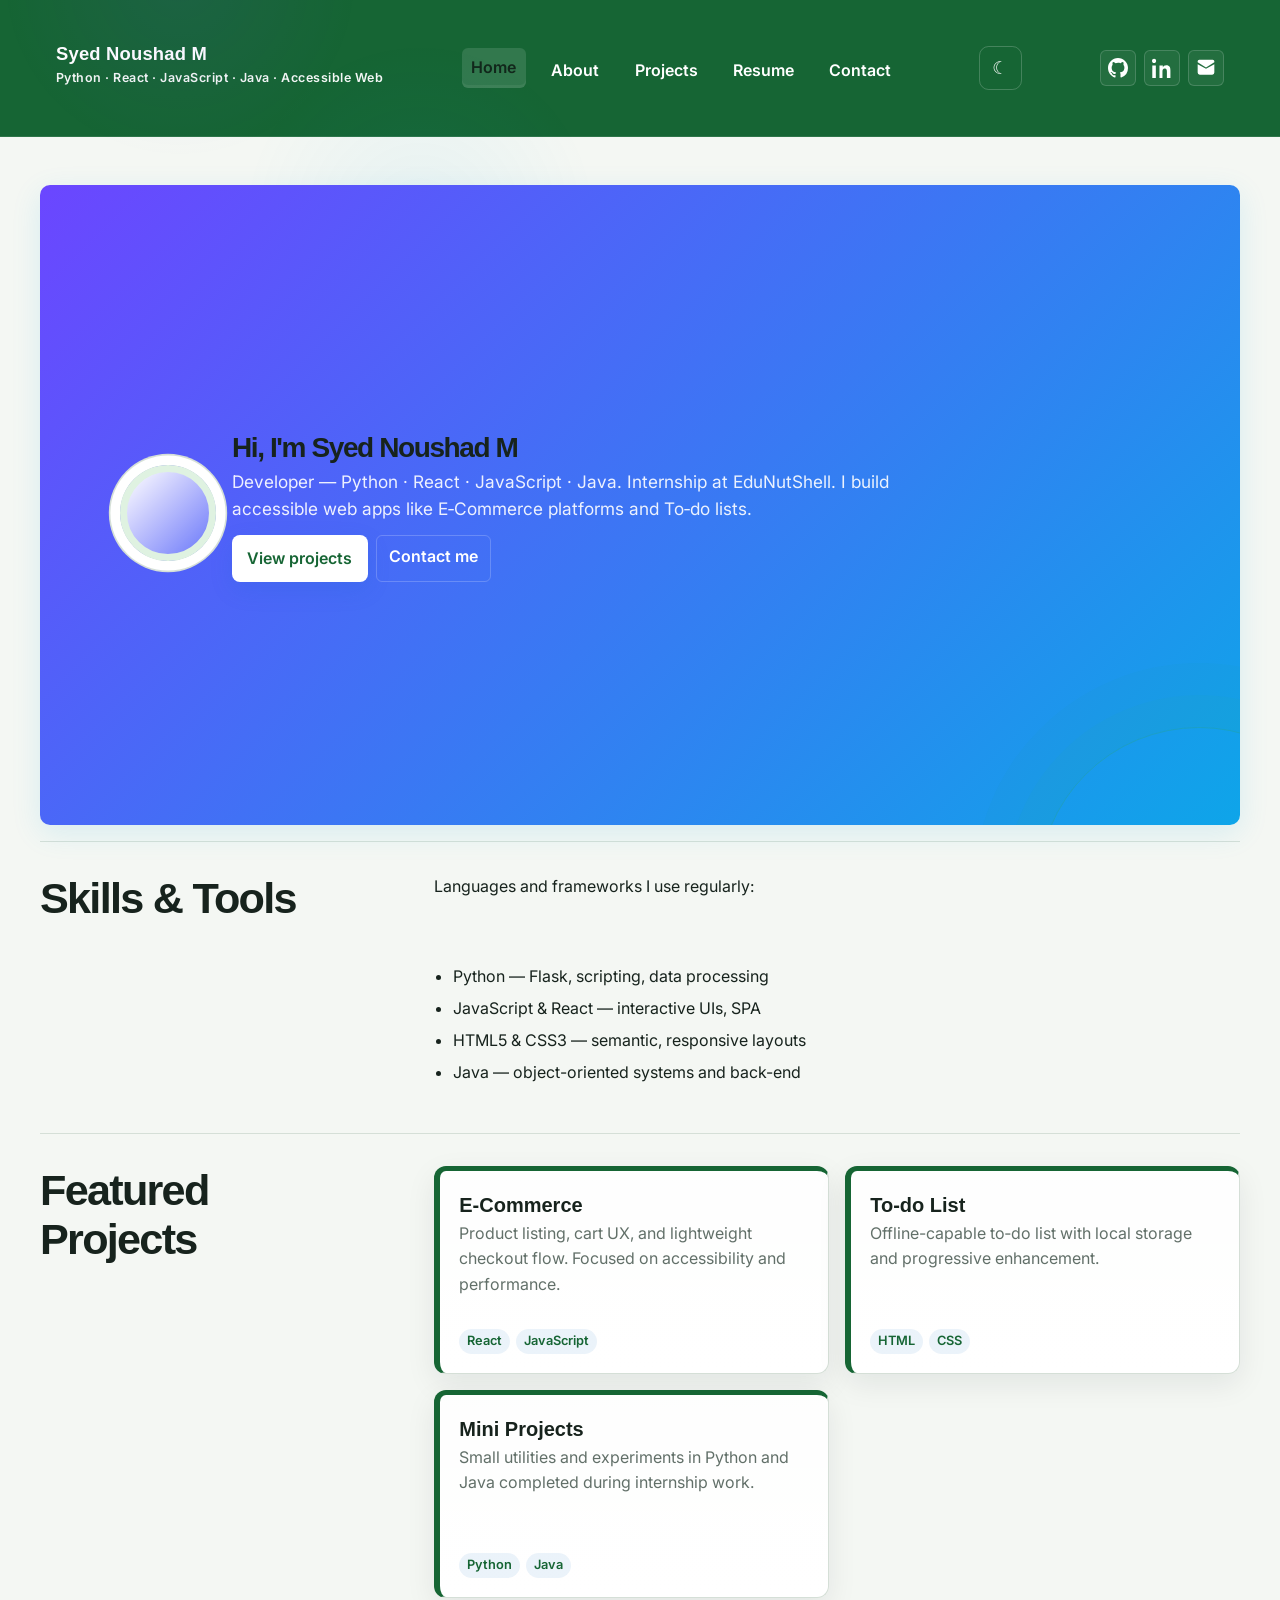
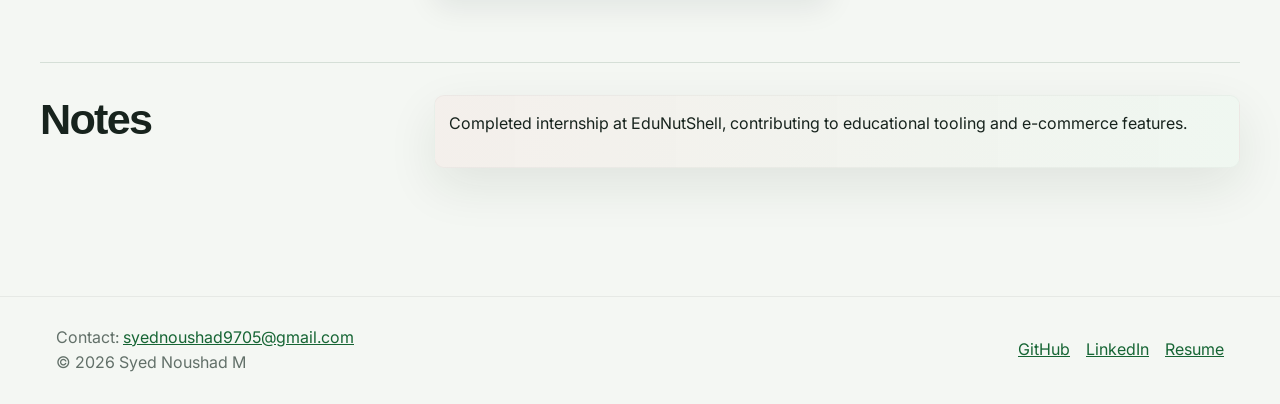
<file: index.html>
<!doctype html>
<html lang="en">
<head>
  <meta charset="utf-8">
  <meta name="viewport" content="width=device-width,initial-scale=1">
  <meta name="description" content="Syed Noushad M — Personal portfolio showcasing projects in Python, React, JavaScript, and Java. Internship at EduNutShell.">
  <meta name="keywords" content="Syed Noushad, portfolio, Python, React, JavaScript, Java, projects, internship">
  <link rel="canonical" href="index.html">
  <meta property="og:title" content="Syed Noushad — Portfolio">
  <meta property="og:description" content="Portfolio of Syed Noushad — E-Commerce and To-do List projects, Internship at EduNutShell.">
  <meta property="og:type" content="website">
  <title>Syed Noushad — Portfolio</title>
  <link rel="preconnect" href="https://fonts.gstatic.com" crossorigin>
  <link href="https://fonts.googleapis.com/css2?family=Inter:wght@300;400;600;700&display=swap" rel="stylesheet">
  <link rel="stylesheet" href="./styles.css">
  <script type="application/ld+json">
  {
    "@context": "https://schema.org",
    "@type": "Person",
    "name": "Syed Noushad M",
    "email": "syednoushad9705@gmail.com",
    "jobTitle": "Software Developer",
    "worksFor": "EduNutShell",
    "sameAs": []
  }
  </script>
</head>
  <body>
  <a class="skip-link" href="#main">Skip to main content</a>
  <header class="site-header" role="banner">
    <div class="container header-row">
      <div class="site-brand">
        <h1>Syed Noushad M</h1>
        <p class="lead">Python · React · JavaScript · Java · Accessible Web</p>
      </div>
      <nav role="navigation" aria-label="Primary" class="primary-nav site-nav">
        <button class="nav-toggle" id="navToggle" aria-expanded="false" aria-controls="primaryMenu">Menu</button>
        <ul id="primaryMenu" class="menu">
          <li><a href="index.html" aria-current="page">Home</a></li>
          <li><a href="about.html">About</a></li>
          <li><a href="projects.html">Projects</a></li>
          <li><a href="resume.html">Resume</a></li>
          <li><a href="contact.html">Contact</a></li>
        </ul>
      </nav>
      <button class="theme-toggle" type="button" aria-label="Switch to dark theme" title="Switch theme">☾</button>
      <div class="social" aria-hidden="false">
        <a class="social-link" href="https://github.com/yourusername" target="_blank" rel="noopener noreferrer" aria-label="GitHub profile">
          <!-- GitHub SVG -->
          <svg width="20" height="20" viewBox="0 0 16 16" fill="none" xmlns="http://www.w3.org/2000/svg" aria-hidden="true"><path fill="#fff" d="M8 0C3.58 0 0 3.58 0 8c0 3.54 2.29 6.53 5.47 7.59.4.07.55-.17.55-.38 0-.19-.01-.82-.01-1.49-2.01.37-2.53-.49-2.69-.94-.09-.23-.48-.94-.82-1.13-.28-.15-.68-.52-.01-.53.63-.01 1.08.58 1.23.82.72 1.21 1.87.87 2.33.66.07-.52.28-.87.51-1.07-1.78-.2-3.64-.89-3.64-3.95 0-.87.31-1.59.82-2.15-.08-.2-.36-1.02.08-2.12 0 0 .67-.21 2.2.82a7.57 7.57 0 0 1 2-.27c.68 0 1.36.09 2 .27 1.53-1.04 2.2-.82 2.2-.82.44 1.1.16 1.92.08 2.12.51.56.82 1.28.82 2.15 0 3.07-1.87 3.75-3.65 3.95.29.25.54.73.54 1.48 0 1.07-.01 1.93-.01 2.19 0 .21.15.46.55.38A8.001 8.001 0 0 0 16 8c0-4.42-3.58-8-8-8z"/></svg>
        </a>
        <a class="social-link" href="https://linkedin.com/in/yourprofile" target="_blank" rel="noopener noreferrer" aria-label="LinkedIn profile">
          <!-- LinkedIn SVG -->
          <svg width="20" height="20" viewBox="0 0 24 24" fill="none" xmlns="http://www.w3.org/2000/svg" aria-hidden="true"><path fill="#fff" d="M4.98 3.5C4.98 4.88 3.87 6 2.5 6S0 4.88 0 3.5 1.12 1 2.5 1 4.98 2.12 4.98 3.5zM.35 8.98H4.6V24H.35V8.98zM8.98 8.98h4.05v2.03h.06c.56-1.06 1.93-2.18 3.97-2.18 4.25 0 5.04 2.8 5.04 6.44V24h-4.22v-7.44c0-1.78-.03-4.06-2.47-4.06-2.48 0-2.86 1.94-2.86 3.95V24H8.98V8.98z"/></svg>
        </a>
        <a class="social-link" href="mailto:syednoushad9705@gmail.com" aria-label="Send email"> 
          <!-- Mail SVG -->
          <svg width="20" height="20" viewBox="0 0 24 24" fill="none" xmlns="http://www.w3.org/2000/svg" aria-hidden="true"><path fill="#fff" d="M2 4a2 2 0 0 1 2-2h16a2 2 0 0 1 2 2v1.2l-10 6.25L2 5.2V4zm0 3.5v10A2.5 2.5 0 0 0 4.5 20h15A2.5 2.5 0 0 0 22 17.5v-10L12 13 2 7.5z"/></svg>
        </a>
      </div>
    </div>
  </header>

  <main id="main" role="main">
    <section class="hero" aria-labelledby="intro">
      <div class="container">
        <div class="profile">
          <div class="avatar" role="img" aria-label="Profile photo placeholder"></div>
          <div>
            <h1 id="intro">Hi, I'm Syed Noushad M</h1>
            <p>Developer — Python · React · JavaScript · Java. Internship at EduNutShell. I build accessible web apps like E‑Commerce platforms and To‑do lists.</p>
            <div class="ctas">
              <a class="btn btn-primary" href="projects.html">View projects</a>
              <a class="btn btn-outline" href="contact.html">Contact me</a>
            </div>
          </div>
        </div>
      </div>
    </section>

    <section aria-labelledby="skills">
      <h2 id="skills">Skills & Tools</h2>
      <p>Languages and frameworks I use regularly:</p>
      <ul>
        <li>Python — Flask, scripting, data processing</li>
        <li>JavaScript &amp; React — interactive UIs, SPA</li>
        <li>HTML5 &amp; CSS3 — semantic, responsive layouts</li>
        <li>Java — object-oriented systems and back-end</li>
      </ul>
    </section>

    <section aria-labelledby="featured">
      <h2 id="featured">Featured Projects</h2>
      <div class="projects">
        <article class="card" aria-labelledby="p1">
          <h3 id="p1">E‑Commerce</h3>
          <p>Product listing, cart UX, and lightweight checkout flow. Focused on accessibility and performance.</p>
          <div><span class="tag">React</span><span class="tag">JavaScript</span></div>
        </article>

        <article class="card" aria-labelledby="p2">
          <h3 id="p2">To‑do List</h3>
          <p>Offline-capable to‑do list with local storage and progressive enhancement.</p>
          <div><span class="tag">HTML</span><span class="tag">CSS</span></div>
        </article>

        <article class="card" aria-labelledby="p3">
          <h3 id="p3">Mini Projects</h3>
          <p>Small utilities and experiments in Python and Java completed during internship work.</p>
          <div><span class="tag">Python</span><span class="tag">Java</span></div>
        </article>
      </div>
    </section>

    <section aria-labelledby="testimonials">
      <h2 id="testimonials">Notes</h2>
      <div class="testimonials">
        <div class="testimonial">
          <p>Completed internship at EduNutShell, contributing to educational tooling and e-commerce features.</p>
        </div>
      </div>
    </section>
  </main>

  <footer role="contentinfo">
    <div class="container">
      <div>
        <p>Contact: <a href="mailto:syednoushad9705@gmail.com">syednoushad9705@gmail.com</a></p>
        <p>&copy; <span id="year"></span> Syed Noushad M</p>
      </div>
      <div class="social-footer">
        <a href="https://github.com/yourusername" target="_blank" rel="noopener noreferrer">GitHub</a>
        <a href="https://linkedin.com/in/yourprofile" target="_blank" rel="noopener noreferrer">LinkedIn</a>
        <a href="resume.html" rel="noopener">Resume</a>
      </div>
    </div>
  </footer>

  <script src="./script.js" defer></script>
</body>
</html>
</file>
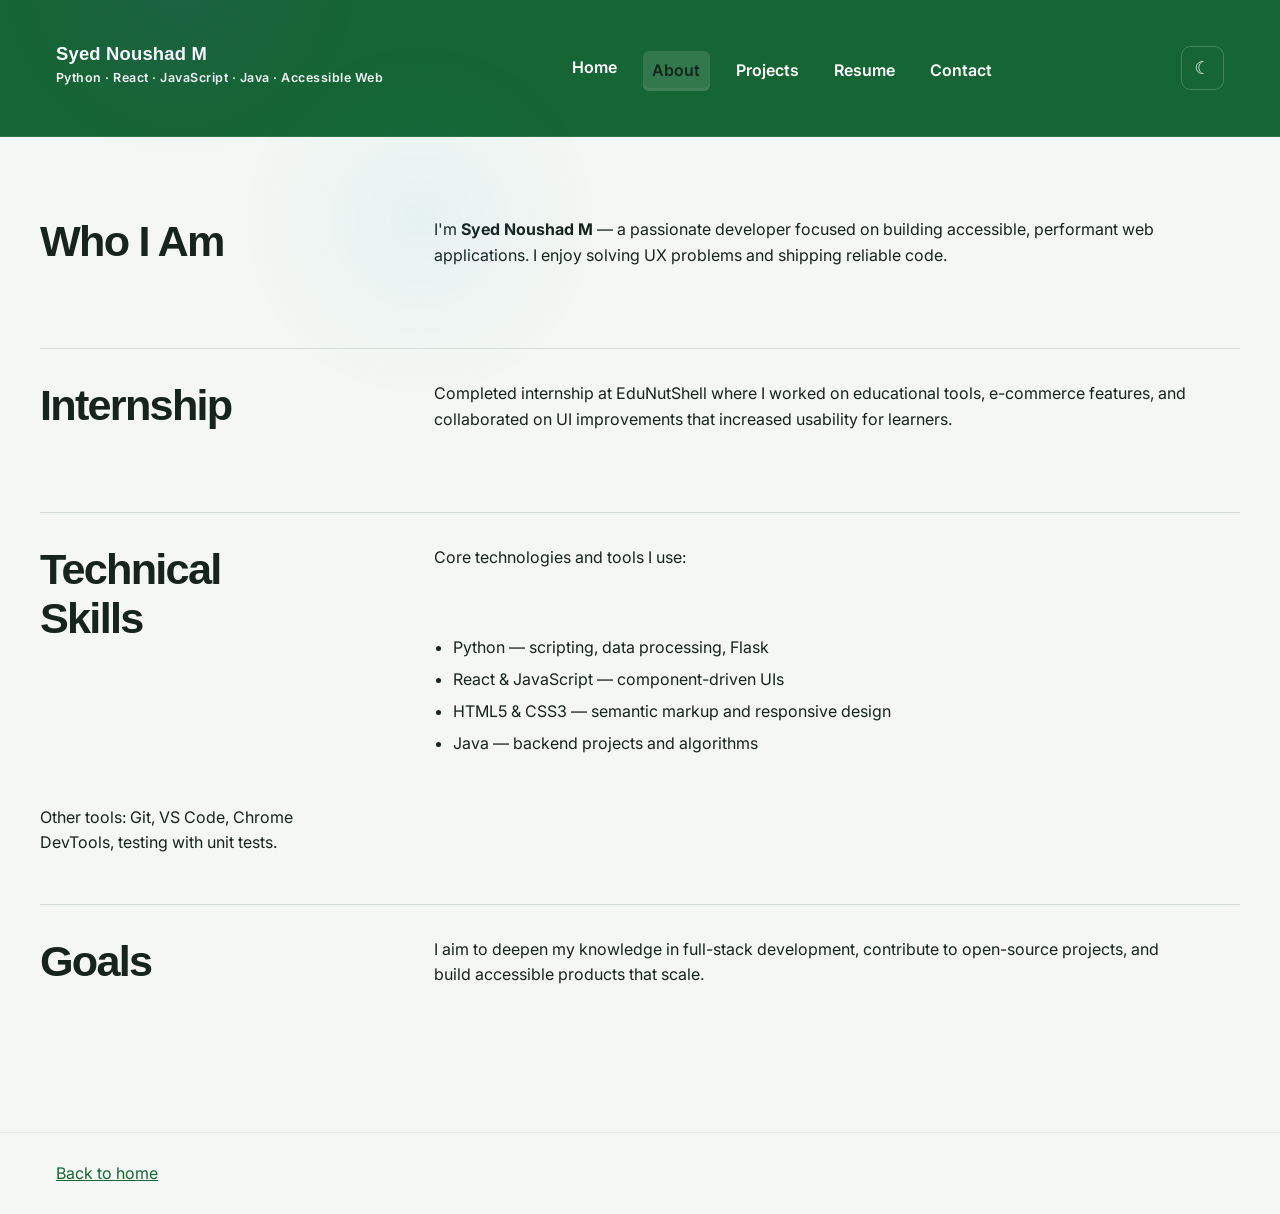
<file: about.html>
<!doctype html>
<html lang="en">
<head>
  <meta charset="utf-8">
  <meta name="viewport" content="width=device-width,initial-scale=1">
  <meta name="description" content="About Syed Noushad M — skills, internship, and background.">
  <title>About — Syed Noushad</title>
  <link rel="preconnect" href="https://fonts.gstatic.com" crossorigin>
  <link href="https://fonts.googleapis.com/css2?family=Inter:wght@300;400;600;700&display=swap" rel="stylesheet">
  <link rel="stylesheet" href="./styles.css">
</head>
  <body>
  <a class="skip-link" href="#main">Skip to main content</a>
  <header class="site-header" role="banner">
    <div class="container header-row">
      <div class="site-brand">
        <h1>Syed Noushad M</h1>
        <p class="lead">Python · React · JavaScript · Java · Accessible Web</p>
      </div>
      <nav role="navigation" aria-label="Primary" class="primary-nav site-nav">
        <button class="nav-toggle" id="navToggle" aria-expanded="false" aria-controls="primaryMenu">Menu</button>
        <ul id="primaryMenu" class="menu">
          <li><a href="index.html">Home</a></li>
          <li><a href="about.html" aria-current="page">About</a></li>
          <li><a href="projects.html">Projects</a></li>
          <li><a href="resume.html">Resume</a></li>
          <li><a href="contact.html">Contact</a></li>
        </ul>
      </nav>
      <button class="theme-toggle" type="button" aria-label="Switch to dark theme" title="Switch theme">☾</button>
    </div>
  </header>

  <main id="main" role="main">
    <section aria-labelledby="who">
      <h2 id="who">Who I Am</h2>
      <p>I'm <strong>Syed Noushad M</strong> — a passionate developer focused on building accessible, performant web applications. I enjoy solving UX problems and shipping reliable code.</p>
    </section>

    <section aria-labelledby="internship">
      <h2 id="internship">Internship</h2>
      <p>Completed internship at EduNutShell where I worked on educational tools, e-commerce features, and collaborated on UI improvements that increased usability for learners.</p>
    </section>

    <section aria-labelledby="skills">
      <h2 id="skills">Technical Skills</h2>
      <p>Core technologies and tools I use:</p>
      <ul>
        <li>Python — scripting, data processing, Flask</li>
        <li>React &amp; JavaScript — component-driven UIs</li>
        <li>HTML5 &amp; CSS3 — semantic markup and responsive design</li>
        <li>Java — backend projects and algorithms</li>
      </ul>
      <p>Other tools: Git, VS Code, Chrome DevTools, testing with unit tests.</p>
    </section>

    <section aria-labelledby="goals">
      <h2 id="goals">Goals</h2>
      <p>I aim to deepen my knowledge in full-stack development, contribute to open-source projects, and build accessible products that scale.</p>
    </section>
  </main>

  <footer role="contentinfo">
    <div class="container">
      <p><a href="index.html">Back to home</a></p>
    </div>
  </footer>
  <script src="./script.js" defer></script>
</body>
</html>
</file>
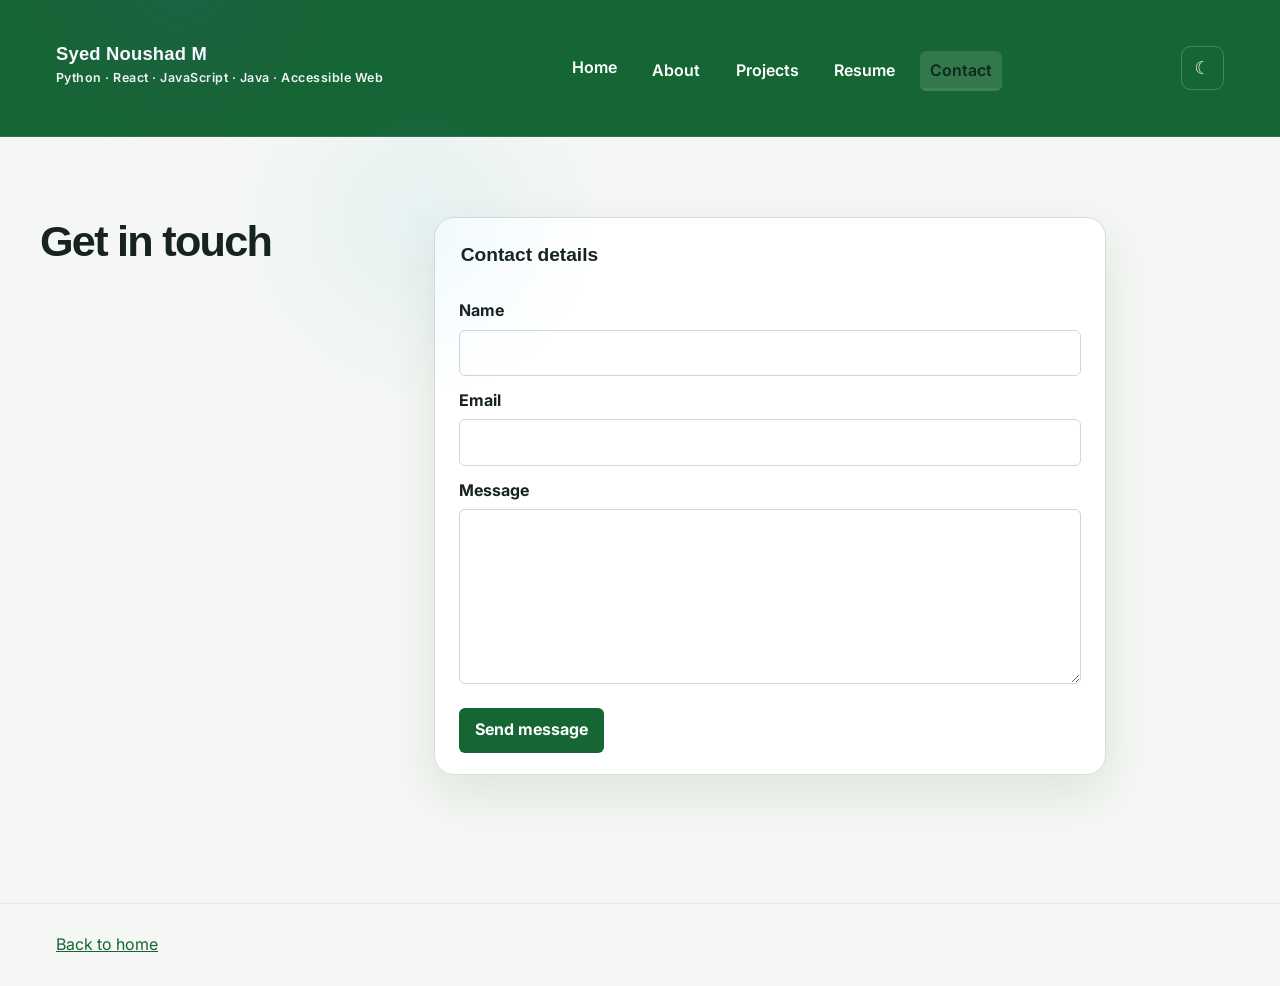
<file: contact.html>
<!doctype html>
<html lang="en">
<head>
  <meta charset="utf-8">
  <meta name="viewport" content="width=device-width,initial-scale=1">
  <meta name="description" content="Contact Syed Noushad — accessible contact form.">
  <title>Contact — Syed Noushad</title>
  <link rel="preconnect" href="https://fonts.gstatic.com" crossorigin>
  <link href="https://fonts.googleapis.com/css2?family=Inter:wght@300;400;600;700&display=swap" rel="stylesheet">
  <link rel="stylesheet" href="./styles.css">
</head>
  <body>
  <a class="skip-link" href="#main">Skip to main content</a>
  <header class="site-header" role="banner">
    <div class="container header-row">
      <div class="site-brand">
        <h1>Syed Noushad M</h1>
        <p class="lead">Python · React · JavaScript · Java · Accessible Web</p>
      </div>
      <nav role="navigation" aria-label="Primary" class="primary-nav site-nav">
        <button class="nav-toggle" id="navToggle" aria-expanded="false" aria-controls="primaryMenu">Menu</button>
        <ul id="primaryMenu" class="menu">
          <li><a href="index.html">Home</a></li>
          <li><a href="about.html">About</a></li>
          <li><a href="projects.html">Projects</a></li>
          <li><a href="resume.html">Resume</a></li>
          <li><a href="contact.html" aria-current="page">Contact</a></li>
        </ul>
      </nav>
      <button class="theme-toggle" type="button" aria-label="Switch to dark theme" title="Switch theme">☾</button>
    </div>
  </header>

  <main id="main" role="main">
    <section aria-labelledby="contactform">
      <h2 id="contactform">Get in touch</h2>
      <form id="contactForm" action="#" method="post" novalidate aria-labelledby="contactform" role="form">
        <fieldset>
          <legend>Contact details</legend>

          <label for="name">Name</label>
          <input id="name" name="name" type="text" required aria-required="true" autocomplete="name">

          <label for="email">Email</label>
          <input id="email" name="email" type="email" required aria-required="true" autocomplete="email">

          <label for="message">Message</label>
          <textarea id="message" name="message" rows="6" required aria-required="true"></textarea>

          <div id="formErrors" aria-live="polite" class="visually-hidden"></div>

          <button type="submit">Send message</button>
        </fieldset>
      </form>
    </section>
  </main>

  <footer role="contentinfo">
    <div class="container">
      <p><a href="index.html">Back to home</a></p>
    </div>
  </footer>
  <script src="./script.js" defer></script>
</body>
</html>
</file>
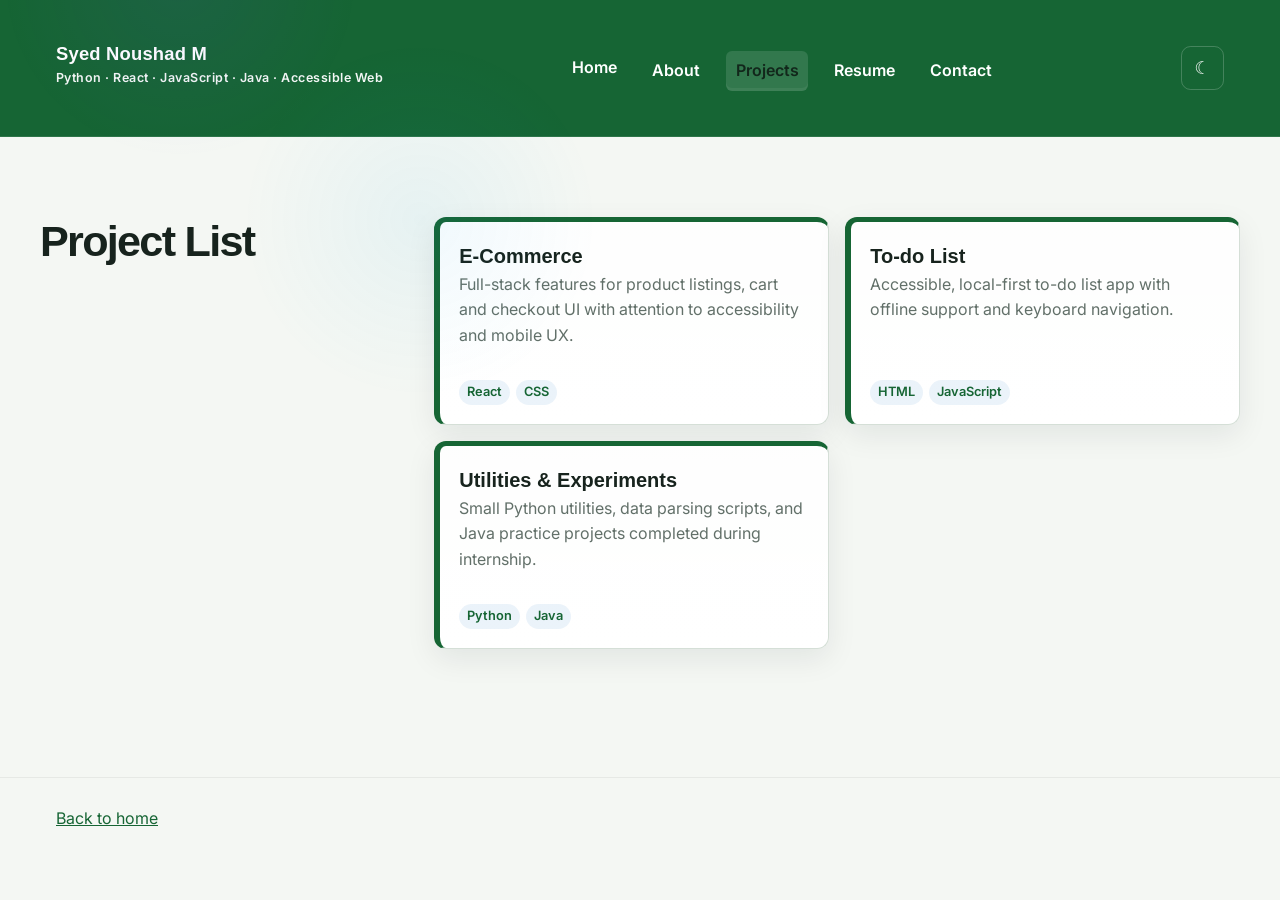
<file: projects.html>
<!doctype html>
<html lang="en">
<head>
  <meta charset="utf-8">
  <meta name="viewport" content="width=device-width,initial-scale=1">
  <meta name="description" content="Projects by Syed Noushad — E-Commerce and To-do List examples.">
  <title>Projects — Syed Noushad</title>
  <link rel="preconnect" href="https://fonts.gstatic.com" crossorigin>
  <link href="https://fonts.googleapis.com/css2?family=Inter:wght@300;400;600;700&display=swap" rel="stylesheet">
  <link rel="stylesheet" href="./styles.css">
</head>
  <body>
  <a class="skip-link" href="#main">Skip to main content</a>
  <header class="site-header" role="banner">
    <div class="container header-row">
      <div class="site-brand">
        <h1>Syed Noushad M</h1>
        <p class="lead">Python · React · JavaScript · Java · Accessible Web</p>
      </div>
      <nav role="navigation" aria-label="Primary" class="primary-nav site-nav">
        <button class="nav-toggle" id="navToggle" aria-expanded="false" aria-controls="primaryMenu">Menu</button>
        <ul id="primaryMenu" class="menu">
          <li><a href="index.html">Home</a></li>
          <li><a href="about.html">About</a></li>
          <li><a href="projects.html" aria-current="page">Projects</a></li>
          <li><a href="resume.html">Resume</a></li>
          <li><a href="contact.html">Contact</a></li>
        </ul>
      </nav>
      <button class="theme-toggle" type="button" aria-label="Switch to dark theme" title="Switch theme">☾</button>
    </div>
  </header>

  <main id="main" role="main">
    <section aria-labelledby="proj-list">
      <h2 id="proj-list">Project List</h2>
      <div class="projects">
        <article class="card" aria-labelledby="p1">
          <h3 id="p1">E‑Commerce</h3>
          <p>Full-stack features for product listings, cart and checkout UI with attention to accessibility and mobile UX.</p>
          <div><span class="tag">React</span><span class="tag">CSS</span></div>
        </article>

        <article class="card" aria-labelledby="p2">
          <h3 id="p2">To‑do List</h3>
          <p>Accessible, local-first to-do list app with offline support and keyboard navigation.</p>
          <div><span class="tag">HTML</span><span class="tag">JavaScript</span></div>
        </article>

        <article class="card" aria-labelledby="p3">
          <h3 id="p3">Utilities & Experiments</h3>
          <p>Small Python utilities, data parsing scripts, and Java practice projects completed during internship.</p>
          <div><span class="tag">Python</span><span class="tag">Java</span></div>
        </article>
      </div>
    </section>
  </main>

  <footer role="contentinfo">
    <div class="container">
      <p><a href="index.html">Back to home</a></p>
    </div>
  </footer>
  <script src="./script.js" defer></script>
</body>
</html>
</file>
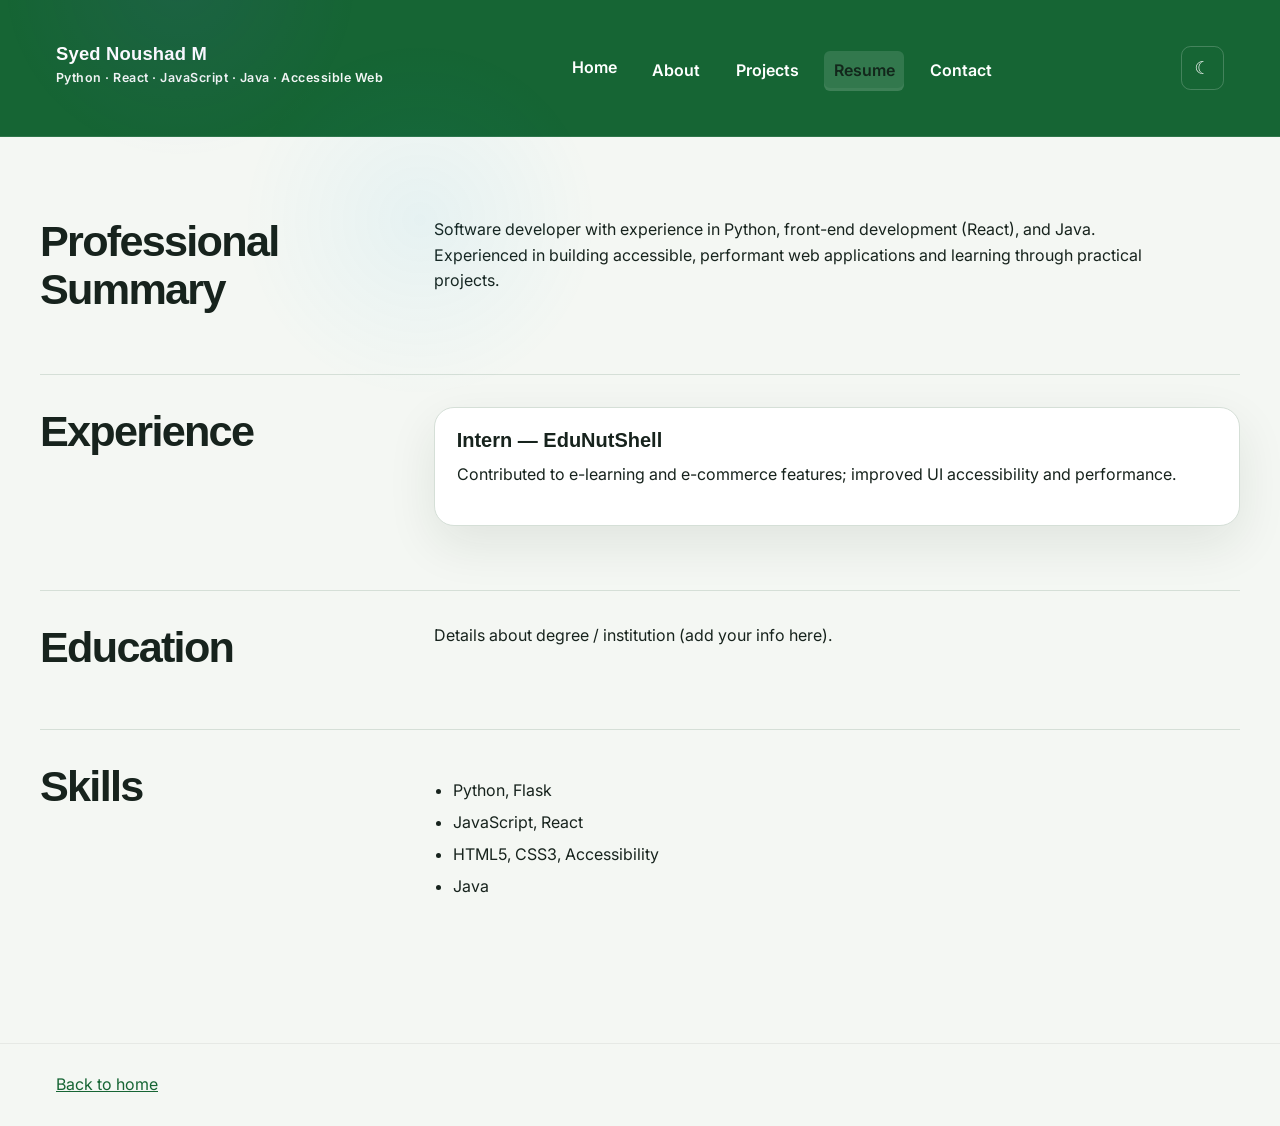
<file: resume.html>
<!doctype html>
<html lang="en">
<head>
  <meta charset="utf-8">
  <meta name="viewport" content="width=device-width,initial-scale=1">
  <title>Resume — Syed Noushad</title>
  <link rel="preconnect" href="https://fonts.gstatic.com" crossorigin>
  <link href="https://fonts.googleapis.com/css2?family=Inter:wght@300;400;600;700&display=swap" rel="stylesheet">
  <link rel="stylesheet" href="./styles.css">
</head>
<body>
  <header class="site-header" role="banner">
    <div class="container header-row">
      <div class="site-brand">
        <h1>Syed Noushad M</h1>
        <p class="lead">Python · React · JavaScript · Java · Accessible Web</p>
      </div>
      <nav role="navigation" aria-label="Primary" class="primary-nav site-nav">
        <button class="nav-toggle" id="navToggle" aria-expanded="false" aria-controls="primaryMenu">Menu</button>
        <ul id="primaryMenu" class="menu">
          <li><a href="index.html">Home</a></li>
          <li><a href="about.html">About</a></li>
          <li><a href="projects.html">Projects</a></li>
          <li><a href="resume.html" aria-current="page">Resume</a></li>
          <li><a href="contact.html">Contact</a></li>
        </ul>
      </nav>
      <button class="theme-toggle" type="button" aria-label="Switch to dark theme" title="Switch theme">☾</button>
    </div>
  </header>

  <main id="main" role="main">
    <section aria-labelledby="summary">
      <h2 id="summary">Professional Summary</h2>
      <p>Software developer with experience in Python, front-end development (React), and Java. Experienced in building accessible, performant web applications and learning through practical projects.</p>
    </section>

    <section aria-labelledby="experience">
      <h2 id="experience">Experience</h2>
      <article>
        <h3>Intern — EduNutShell</h3>
        <p>Contributed to e-learning and e-commerce features; improved UI accessibility and performance.</p>
      </article>
    </section>

    <section aria-labelledby="education">
      <h2 id="education">Education</h2>
      <p>Details about degree / institution (add your info here).</p>
    </section>

    <section aria-labelledby="skills">
      <h2 id="skills">Skills</h2>
      <ul>
        <li>Python, Flask</li>
        <li>JavaScript, React</li>
        <li>HTML5, CSS3, Accessibility</li>
        <li>Java</li>
      </ul>
    </section>
  </main>

  <footer role="contentinfo">
    <div class="container">
      <p><a href="index.html">Back to home</a></p>
    </div>
  </footer>
</body>
</html>
</file>
<file: styles.css>
/* Basic reset and sensible defaults */
:root{
  --accent:#0a66c2;
  --accent-2:#ff6b6b;
  --accent-3:#6bffb3;
  --gradient-1: linear-gradient(135deg,#6b46ff 0%,#0ea5e9 100%);
  --bg:#f7f9fc;
  --surface:#ffffff;
  --text:#111827;
  --muted:#55595c;
}
* { box-sizing: border-box; }
html,body{height:100%;}
@import url('https://fonts.googleapis.com/css2?family=DM+Sans:wght@400;500;600;700&family=Space+Grotesk:wght@500;600;700&display=swap');

:root {
  color-scheme: light;
  --bg: #f4f7f3;
  --surface: #ffffff;
  --surface-alt: #e8efe9;
  --text: #17231d;
  --muted: #627069;
  --line: #d5dfd7;
  --accent: #166534;
  --accent-bright: #32a852;
  --accent-soft: #dff2e1;
  --warm: #e8a94b;
  --header: #12271b;
  --header-muted: #b8cdbc;
  --shadow: 0 18px 50px rgba(18, 39, 27, .09);
  --radius: 1.25rem;
  --container-width: 1180px;
}

:root[data-theme="dark"] {
  color-scheme: dark;
  --bg: #101713;
  --surface: #18221b;
  --surface-alt: #202e24;
  --text: #edf7ee;
  --muted: #a5b6aa;
  --line: #304035;
  --accent: #74d68b;
  --accent-bright: #9be6a8;
  --accent-soft: #203c29;
  --warm: #f4c06c;
  --header: #0b120e;
  --header-muted: #b6cbbb;
  --shadow: 0 18px 50px rgba(0, 0, 0, .2);
}

* { box-sizing: border-box; }
html { scroll-behavior: smooth; }
body {
  min-height: 100vh;
  margin: 0;
  color: var(--text);
  background: var(--bg);
  font-family: 'DM Sans', sans-serif;
  font-size: 1rem;
  line-height: 1.65;
}

body::before {
  position: fixed;
  z-index: -1;
  inset: 0;
  content: '';
  pointer-events: none;
  background: linear-gradient(130deg, rgba(50, 168, 82, .08), transparent 34%), radial-gradient(circle at 90% 0%, rgba(232, 169, 75, .12), transparent 25%);
}

h1, h2, h3 { margin-top: 0; color: var(--text); font-family: 'Space Grotesk', sans-serif; line-height: 1.12; }
h1 { font-size: clamp(2.4rem, 8vw, 5.5rem); letter-spacing: -.05em; }
h2 { margin-bottom: 1rem; font-size: clamp(1.75rem, 4vw, 2.7rem); letter-spacing: -.04em; }
h3 { margin-bottom: .65rem; font-size: 1.25rem; }
p { margin: 0 0 1rem; }
a { color: var(--accent); }
img, svg { max-width: 100%; }
button, input, textarea { font: inherit; }

.container { width: min(var(--container-width), calc(100% - 2rem)); margin-inline: auto; }
.sr-only, .visually-hidden { position: absolute !important; width: 1px; height: 1px; padding: 0; margin: -1px; overflow: hidden; clip: rect(0, 0, 0, 0); white-space: nowrap; border: 0; }
.skip-link { position: absolute; top: 1rem; left: -999px; z-index: 10; padding: .6rem 1rem; color: #fff; background: var(--header); }
.skip-link:focus { left: 1rem; }

.site-header { color: #fff; background: var(--header); border-bottom: 1px solid rgba(255,255,255,.1); }
.header-row { display: grid; grid-template-columns: 1fr auto; align-items: center; gap: 1rem; min-height: 5.5rem; padding-block: .85rem; }
.site-brand h1 { margin: 0; color: #fff; font-size: 1.2rem; letter-spacing: -.03em; }
.lead { margin: .2rem 0 0; color: var(--header-muted); font-size: .78rem; font-weight: 600; letter-spacing: .04em; }
.site-nav { grid-column: 1 / -1; }
.site-nav .menu { display: none; flex-direction: column; gap: .25rem; padding: .75rem 0; margin: 0; list-style: none; }
.site-nav .menu.open { display: flex; }
.site-nav a { display: block; padding: .55rem .7rem; color: #fff; border-radius: .55rem; text-decoration: none; font-weight: 600; }
.site-nav a:hover, .site-nav a:focus, .site-nav a[aria-current="page"] { color: var(--header); background: var(--accent-bright); }
.nav-actions { display: flex; align-items: center; justify-content: flex-end; gap: .5rem; }
.nav-toggle, .theme-toggle { display: inline-flex; align-items: center; justify-content: center; min-width: 2.7rem; min-height: 2.7rem; padding: .4rem .7rem; color: #fff; background: transparent; border: 1px solid rgba(255,255,255,.2); border-radius: .6rem; cursor: pointer; }
.theme-toggle { font-size: 1.1rem; }
.nav-toggle:hover, .theme-toggle:hover { background: rgba(255,255,255,.12); }
.social { display: none; gap: .5rem; }
.social-link { display: inline-flex; align-items: center; justify-content: center; width: 2.4rem; height: 2.4rem; border: 1px solid rgba(255,255,255,.16); border-radius: 50%; }

main { width: min(var(--container-width), calc(100% - 2rem)); margin: 0 auto; padding-block: 2rem 4rem; }
main > section { padding: 2rem 0; }
main > section + section { border-top: 1px solid var(--line); }
.hero { position: relative; display: grid; align-items: center; min-height: 28rem; padding: 3rem 0; overflow: hidden; }
.hero::after { position: absolute; right: -10%; bottom: -35%; width: 20rem; height: 20rem; content: ''; border: 1px solid rgba(50,168,82,.25); border-radius: 50%; box-shadow: 0 0 0 2rem rgba(50,168,82,.04), 0 0 0 4rem rgba(50,168,82,.03); }
.profile { position: relative; z-index: 1; display: grid; gap: 1.5rem; max-width: 52rem; }
.profile h1 { margin-bottom: 1rem; }
.profile p { max-width: 42rem; color: var(--muted); font-size: 1.08rem; }
.avatar { width: 5rem; height: 5rem; border: .45rem solid var(--accent-soft); border-radius: 50%; background: linear-gradient(145deg, var(--accent-bright), var(--warm)); box-shadow: 0 0 0 .6rem var(--surface), 0 0 0 .7rem var(--line); }
.ctas { display: flex; flex-wrap: wrap; gap: .75rem; margin-top: 1.5rem; }
.btn { display: inline-flex; align-items: center; justify-content: center; min-height: 2.9rem; padding: .65rem 1rem; border: 1px solid transparent; border-radius: .6rem; text-decoration: none; font-weight: 700; transition: transform .2s ease, background .2s ease; }
.btn:hover { transform: translateY(-2px); }
.btn-primary { color: #fff; background: var(--accent); }
.btn-primary:hover { background: var(--accent-bright); }
.btn-outline { color: var(--accent); border-color: var(--accent); }

main > section:not(.hero) { display: grid; gap: 1rem; }
main > section:not(.hero) > p, main > section:not(.hero) > ul { max-width: 47rem; }
ul { padding-left: 1.2rem; }
li + li { margin-top: .4rem; }
.projects { display: grid; grid-template-columns: repeat(auto-fit, minmax(min(100%, 16rem), 1fr)); gap: 1rem; }
.card, .testimonial, form, main article { padding: 1.35rem; background: var(--surface); border: 1px solid var(--line); border-radius: var(--radius); box-shadow: var(--shadow); }
.card { display: flex; flex-direction: column; min-height: 13rem; border-top: .35rem solid var(--accent); }
.card p { color: var(--muted); }
.card > div:last-child { margin-top: auto; }
.tag { display: inline-block; padding: .25rem .6rem; margin: .3rem .3rem 0 0; color: var(--accent); background: var(--accent-soft); border-radius: 999px; font-size: .78rem; font-weight: 700; }
.testimonials { display: grid; gap: 1rem; }
.testimonial { border-left: .35rem solid var(--warm); }

form { max-width: 42rem; }
fieldset { padding: 0; border: 0; }
legend { margin-bottom: 1rem; font-family: 'Space Grotesk', sans-serif; font-size: 1.2rem; font-weight: 700; }
label { display: block; margin: 1rem 0 .35rem; font-weight: 700; }
input, textarea { width: 100%; padding: .75rem .85rem; color: var(--text); background: var(--bg); border: 1px solid var(--line); border-radius: .55rem; }
textarea { resize: vertical; }
input:focus, textarea:focus { border-color: var(--accent); outline: 3px solid var(--accent-soft); }
button[type="submit"] { padding: .7rem 1rem; margin-top: 1rem; color: #fff; background: var(--accent); border: 0; border-radius: .6rem; cursor: pointer; font-weight: 700; }
[aria-invalid="true"] { border-color: #c2410c; }

footer { padding: 1.5rem 0; color: var(--muted); border-top: 1px solid var(--line); }
footer .container { display: flex; flex-wrap: wrap; align-items: center; justify-content: space-between; gap: 1rem; }
footer p { margin: 0; }
.social-footer { display: flex; flex-wrap: wrap; gap: 1rem; }

a:focus-visible, button:focus-visible { outline: 3px solid var(--warm); outline-offset: 3px; }
@media (min-width: 700px) {
  .container { width: min(var(--container-width), calc(100% - 4rem)); }
  main { width: min(var(--container-width), calc(100% - 4rem)); padding-top: 3rem; }
  .header-row { grid-template-columns: auto 1fr auto; }
  .site-nav { grid-column: auto; justify-self: end; }
  .site-nav .menu { display: flex; flex-direction: row; padding: 0; }
  .nav-toggle { display: none; }
  .nav-actions { order: 3; }
  .social { display: flex; }
  .hero { min-height: 34rem; }
  .profile { grid-template-columns: auto 1fr; align-items: start; gap: 2rem; }
  .avatar { margin-top: 1rem; }
  main > section:not(.hero) { grid-template-columns: minmax(11rem, .35fr) 1fr; align-items: start; gap: 2rem 4rem; }
  main > section:not(.hero) > h2 { grid-row: span 2; }
}
@media (min-width: 1000px) {
  .header-row { min-height: 6.5rem; }
  .hero { min-height: 40rem; }
  main > section:not(.hero) { gap: 2rem 7rem; }
}
@media print {
  body { color: #000; background: #fff; }
  .site-header, footer, .ctas, .social, .theme-toggle, .nav-toggle { display: none; }
  main { width: 100%; padding: 0; }
}
@media (prefers-reduced-motion: reduce) {
  *, *::before, *::after { scroll-behavior: auto !important; transition-duration: .01ms !important; }
}
body{font-family:Inter, system-ui,-apple-system,Segoe UI,Roboto,'Helvetica Neue',Arial;line-height:1.6;color:var(--text);background:var(--bg);margin:0;font-size:16px}
.container{max-width:1000px;margin:0 auto;padding:1rem}

/* Skip link */
.skip-link{position:absolute;left:-999px;top:auto;width:1px;height:1px;overflow:hidden}
.skip-link:focus{left:1rem;top:1rem;width:auto;height:auto;padding:.5rem .75rem;background:#000;color:#fff;z-index:1000}

header{background:var(--accent);color:#fff;padding:.75rem 0}
.lead{color:rgba(255,255,255,0.95);margin:.25rem 0}

.primary-nav .menu{list-style:none;padding:0;display:flex;gap:1rem;align-items:center}
.primary-nav button{display:none;background:transparent;border:1px solid rgba(255,255,255,0.2);color:#fff;padding:.25rem .5rem;border-radius:4px}
.primary-nav a{color:#fff;text-decoration:none}
.primary-nav a:hover,.primary-nav a:focus{text-decoration:underline}

.header-row{display:flex;justify-content:space-between;align-items:center;gap:1rem}
.primary-nav .menu li{list-style:none}

/* Hero */
.hero{background:var(--gradient-1);color:#fff;padding:2rem;border-radius:10px;margin-bottom:1rem}
.hero .profile{display:flex;gap:1rem;align-items:center}
.avatar{width:96px;height:96px;border-radius:50%;background:linear-gradient(135deg,#fff,rgba(255,255,255,0.15));display:inline-block;flex:0 0 96px}
.hero h1{margin:.25rem 0;font-size:1.75rem}
.hero p{margin:0.25rem 0 0.5rem;color:rgba(255,255,255,0.9)}
.hero .ctas{margin-top:.75rem;display:flex;gap:.5rem}
.btn{display:inline-block;padding:.5rem .75rem;border-radius:6px;text-decoration:none;font-weight:600}
.btn-primary{background:#fff;color:var(--accent);}
.btn-outline{background:transparent;border:1px solid rgba(255,255,255,0.2);color:#fff}


h1,h2,h3{color:var(--text)}

a{color:var(--accent)}

.lead{font-weight:600}

footer{border-top:1px solid rgba(0,0,0,0.06);padding:.75rem 0;color:var(--muted);background:transparent}

/* Accessibility: visible focus */
a:focus,button:focus,input:focus,textarea:focus{outline:3px solid #2a9df4;outline-offset:2px}

.visually-hidden{position:absolute!important;height:1px;width:1px;overflow:hidden;clip:rect(1px,1px,1px,1px);white-space:nowrap}

/* Responsive nav */
@media (max-width:600px){
  .primary-nav .menu{display:none;flex-direction:column;background:transparent;padding:.5rem;border-radius:6px}
  .primary-nav button{display:inline-block}
  .primary-nav .menu.open{display:flex}
}

/* Form styles */
label{display:block;margin-top:.75rem}
input,textarea{width:100%;padding:.6rem;border:1px solid #d1d5db;border-radius:6px;background:#fff}
input:focus,textarea:focus{border-color:var(--accent);box-shadow:0 0 0 3px rgba(10,102,194,0.12)}
button[type="submit"]{margin-top:1rem;padding:.6rem 1rem;border:0;background:var(--accent);color:#fff;border-radius:6px}

.container > h1{margin:0}

/* Project cards */
.projects{display:grid;grid-template-columns:repeat(auto-fit,minmax(220px,1fr));gap:1rem}
.card{background:linear-gradient(180deg,rgba(255,255,255,0.9),#fff);padding:1rem;border-radius:8px;border-left:6px solid var(--accent);box-shadow:0 6px 18px rgba(16,24,40,0.04)}
.card h3{margin:.25rem 0}
.tag{display:inline-block;padding:.15rem .5rem;border-radius:999px;background:rgba(10,102,194,0.08);color:var(--accent);font-weight:600;margin-right:.35rem;font-size:.8rem}

/* Testimonials */
.testimonials{display:grid;grid-template-columns:1fr;gap:.75rem}
.testimonial{padding:.75rem;border-radius:8px;background:linear-gradient(90deg,rgba(255,107,107,0.06),rgba(107,255,179,0.03));border:1px solid rgba(0,0,0,0.03)}

/* Footer adjustments */
footer .container{display:flex;justify-content:space-between;align-items:center;gap:1rem}

@media (min-width:880px){
  .hero .profile{align-items:center}
}

/* Print styles for resume */
@media print{
  body{background:#fff;color:#000}
  header,footer,.ctas,.primary-nav{display:none}
  .container{padding:0}
}

/* High contrast for better readability */
@media (prefers-contrast: more){
  body{background:#fff;color:#000}
  a{color:#0645ad}
}

/* Professional overrides */
:root{--container-width:1200px}
.container{max-width:var(--container-width)}

/* Header/nav polish */
.site-header{background:var(--accent);color:#fff;padding:1rem 0}
.site-brand h1{margin:0;font-size:1.15rem;letter-spacing:0.2px}
.lead{color:rgba(255,255,255,0.95);margin:.25rem 0;font-weight:600}
.site-nav{display:flex;gap:1rem;align-items:center}
.site-nav button{display:none;background:transparent;border:1px solid rgba(255,255,255,0.18);color:#fff;padding:.35rem .6rem;border-radius:6px}
.site-nav a{color:#fff;text-decoration:none;padding:.45rem .6rem;border-radius:6px;font-weight:600}
.site-nav a:hover,.site-nav a:focus{background:rgba(255,255,255,0.08);text-decoration:none;transform:translateY(-1px)}
.site-nav a[aria-current="page"]{background:rgba(255,255,255,0.12);box-shadow:inset 0 -3px 0 rgba(255,255,255,0.06)}
.header-row{display:flex;justify-content:space-between;align-items:center;gap:1rem}
.social{display:flex;gap:.5rem;align-items:center}
.social-link{display:inline-flex;align-items:center;justify-content:center;width:36px;height:36px;border-radius:6px;background:rgba(255,255,255,0.06)}
.social-link svg{display:block}

/* Hero shadow and CTA polish */
.hero{box-shadow:0 8px 30px rgba(14,165,233,0.12)}
.btn-primary{border-radius:8px;padding:.6rem .9rem;box-shadow:0 8px 24px rgba(10,102,194,0.12)}
.btn-primary:hover{transform:translateY(-3px)}

/* Project card polish */
.projects{display:grid;grid-template-columns:repeat(auto-fit,minmax(260px,1fr));gap:1rem}
.card{padding:1.2rem;border-radius:12px;border-left:6px solid var(--accent);box-shadow:0 10px 30px rgba(16,24,40,0.08);transition:transform .18s ease,box-shadow .18s ease}
.card:hover{transform:translateY(-6px);box-shadow:0 18px 40px rgba(16,24,40,0.12)}

.testimonial{padding:.9rem;border-radius:10px;background:linear-gradient(90deg,rgba(255,107,107,0.05),rgba(107,255,179,0.03));border:1px solid rgba(0,0,0,0.03)}

/* Page background decoration */
body::before{
  content:"";
  position:fixed;right:-200px;top:-200px;width:600px;height:600px;background:radial-gradient(circle at 30% 30%, rgba(107,70,255,0.08), transparent 30%), radial-gradient(circle at 70% 70%, rgba(14,165,233,0.06), transparent 30%);pointer-events:none;z-index:0
}

/* Responsive nav: show button and hide menu on small screens */
@media (max-width:900px){
  .site-nav button{display:inline-block}
  .site-nav .menu{display:none;position:absolute;right:1rem;top:72px;background:var(--surface);padding:1rem;border-radius:8px;box-shadow:0 8px 30px rgba(16,24,40,0.08)}
  .site-nav .menu.open{display:block}
  .site-nav a{color:var(--text);background:transparent}
  .header-row{position:relative}
}
</file>
